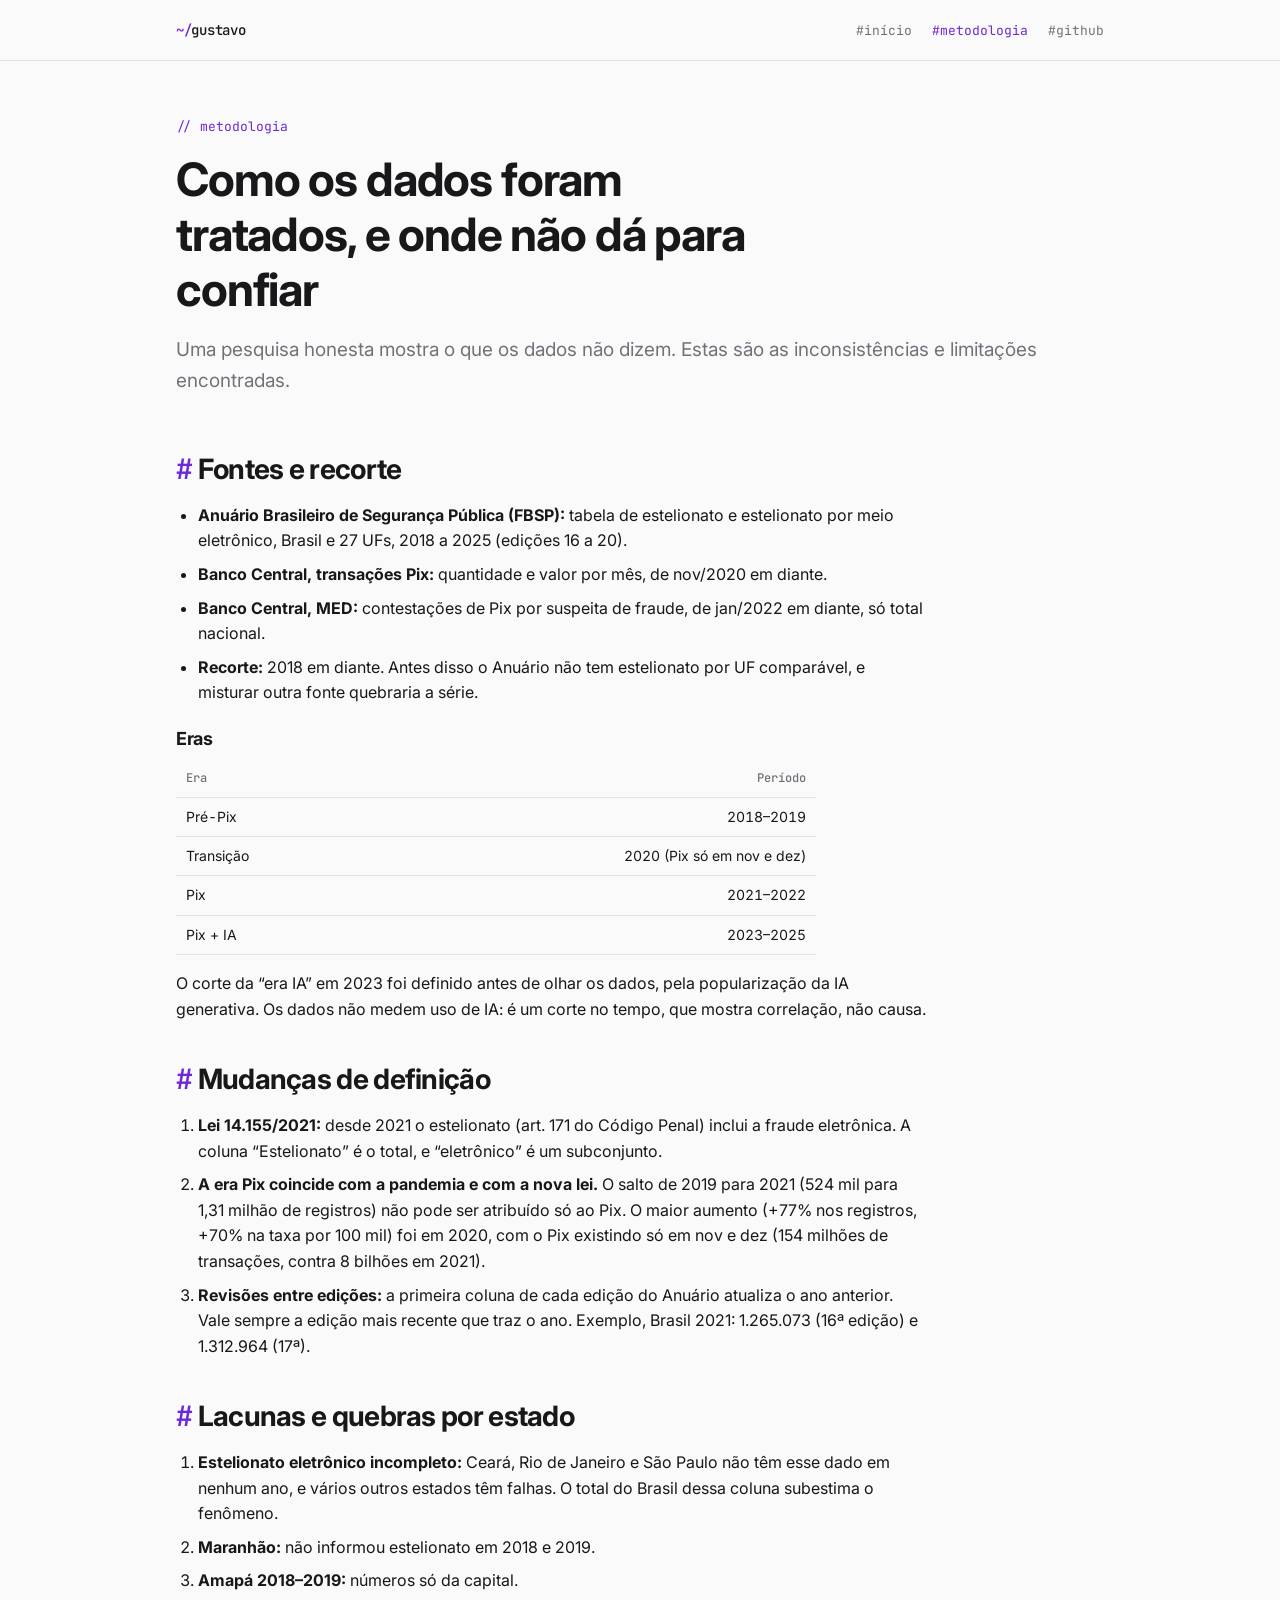
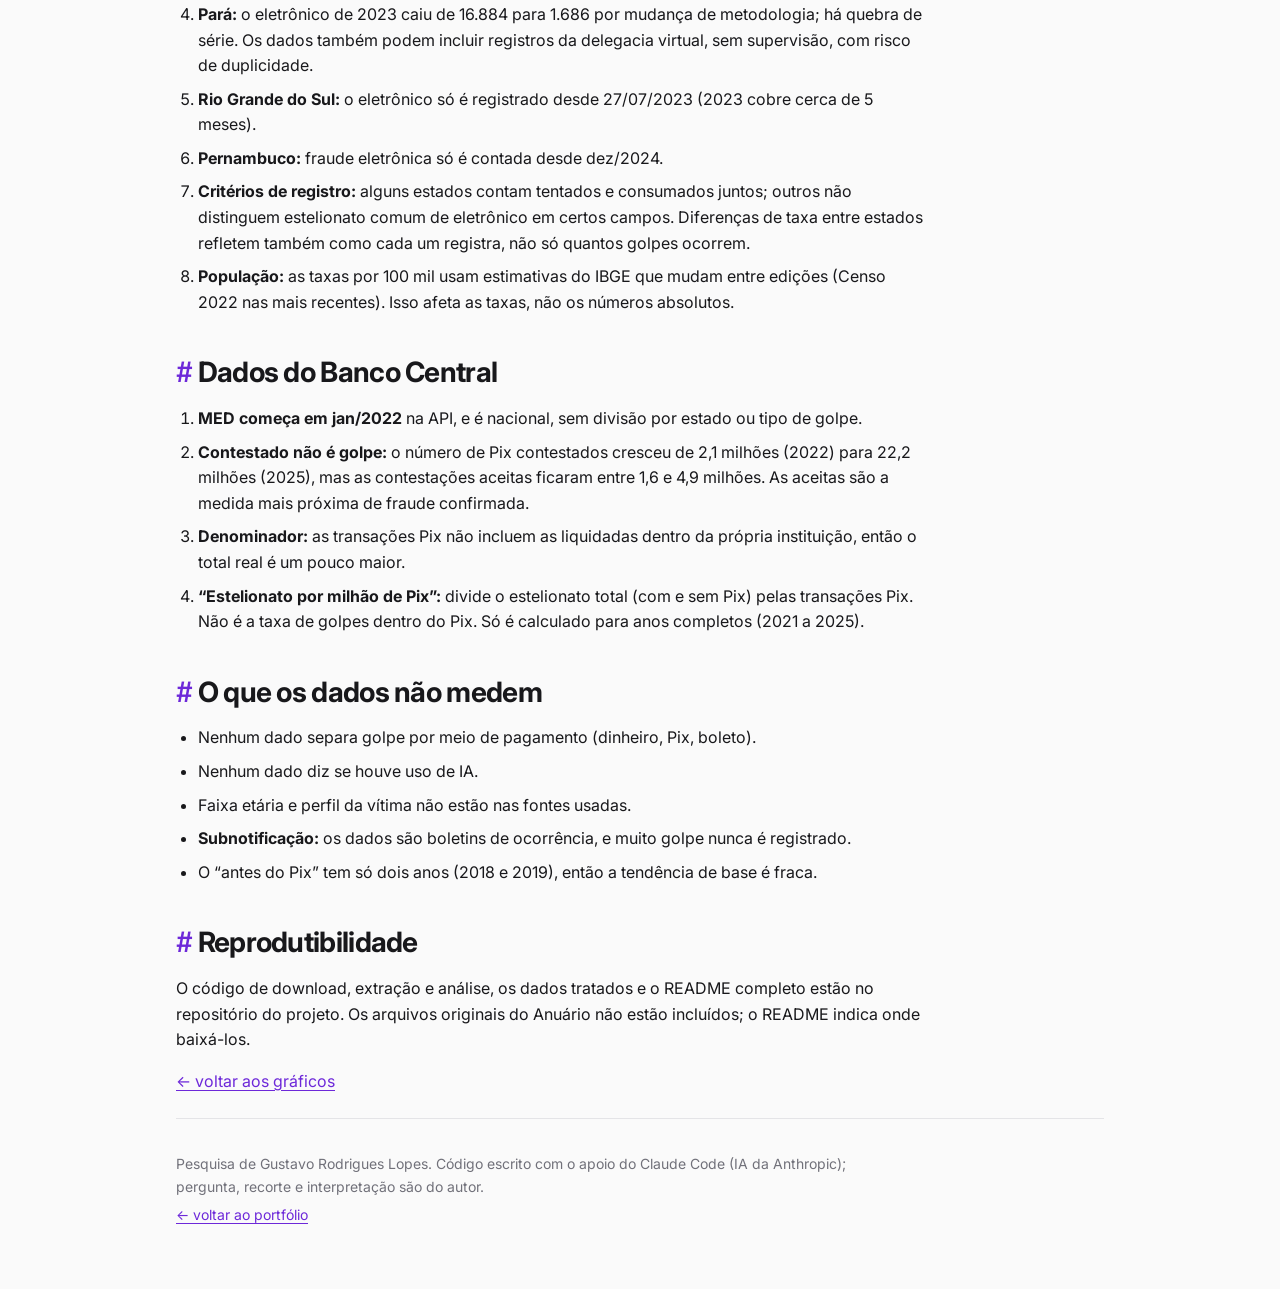
<file: site/metodologia.html>
<!doctype html>
<html lang="pt-BR">
<head>
<meta charset="utf-8">
<meta name="viewport" content="width=device-width, initial-scale=1">
<title>Metodologia e ressalvas — Golpes e Pix no Brasil</title>
<meta name="description" content="Fontes, recortes e limitações dos dados de estelionato (Anuário FBSP) e do Pix (Banco Central).">
<link rel="preconnect" href="https://fonts.googleapis.com">
<link rel="preconnect" href="https://fonts.gstatic.com" crossorigin>
<link rel="stylesheet" href="https://fonts.googleapis.com/css2?family=Inter:wght@400;500;600;700&family=JetBrains+Mono:wght@400;500&display=swap">
<link rel="stylesheet" href="estilo.css">
</head>
<body>
<a class="pular" href="#conteudo">Pular para o conteúdo</a>
<header class="barra">
  <div class="wrap">
    <a class="logo" href="https://www.desenvolvedorgustavolopes.com.br/"><span>~/</span>gustavo</a>
    <nav class="menu" aria-label="Navegação principal">
      <ul>
        <li><a href="index.html">#início</a></li>
        <li><a href="metodologia.html" aria-current="page">#metodologia</a></li>
        <li><a href="https://github.com/guh99998/analise-golpes" target="_blank" rel="noopener noreferrer">#github</a></li>
      </ul>
    </nav>
  </div>
</header>

<div class="wrap">
  <main id="conteudo" class="met">
    <div class="hero">
      <p class="eyebrow">// metodologia</p>
      <h1>Como os dados foram tratados, e onde não dá para confiar</h1>
      <p class="lead">Uma pesquisa honesta mostra o que os dados não dizem. Estas são as inconsistências e limitações encontradas.</p>
    </div>

    <h2><span class="hash">#</span> Fontes e recorte</h2>
    <ul>
      <li><b>Anuário Brasileiro de Segurança Pública (FBSP):</b> tabela de estelionato e estelionato por meio eletrônico, Brasil e 27 UFs, 2018 a 2025 (edições 16 a 20).</li>
      <li><b>Banco Central, transações Pix:</b> quantidade e valor por mês, de nov/2020 em diante.</li>
      <li><b>Banco Central, MED:</b> contestações de Pix por suspeita de fraude, de jan/2022 em diante, só total nacional.</li>
      <li><b>Recorte:</b> 2018 em diante. Antes disso o Anuário não tem estelionato por UF comparável, e misturar outra fonte quebraria a série.</li>
    </ul>
    <h3>Eras</h3>
    <table>
      <thead><tr><th>Era</th><th>Período</th></tr></thead>
      <tbody>
        <tr><td>Pré-Pix</td><td>2018–2019</td></tr>
        <tr><td>Transição</td><td>2020 (Pix só em nov e dez)</td></tr>
        <tr><td>Pix</td><td>2021–2022</td></tr>
        <tr><td>Pix + IA</td><td>2023–2025</td></tr>
      </tbody>
    </table>
    <p>O corte da “era IA” em 2023 foi definido antes de olhar os dados, pela popularização da IA generativa. Os dados não medem uso de IA: é um corte no tempo, que mostra correlação, não causa.</p>

    <h2><span class="hash">#</span> Mudanças de definição</h2>
    <ol>
      <li><b>Lei 14.155/2021:</b> desde 2021 o estelionato (art. 171 do Código Penal) inclui a fraude eletrônica. A coluna “Estelionato” é o total, e “eletrônico” é um subconjunto.</li>
      <li><b>A era Pix coincide com a pandemia e com a nova lei.</b> O salto de 2019 para 2021 (524 mil para 1,31 milhão de registros) não pode ser atribuído só ao Pix. O maior aumento (+77% nos registros, +70% na taxa por 100 mil) foi em 2020, com o Pix existindo só em nov e dez (154 milhões de transações, contra 8 bilhões em 2021).</li>
      <li><b>Revisões entre edições:</b> a primeira coluna de cada edição do Anuário atualiza o ano anterior. Vale sempre a edição mais recente que traz o ano. Exemplo, Brasil 2021: 1.265.073 (16ª edição) e 1.312.964 (17ª).</li>
    </ol>

    <h2><span class="hash">#</span> Lacunas e quebras por estado</h2>
    <ol>
      <li><b>Estelionato eletrônico incompleto:</b> Ceará, Rio de Janeiro e São Paulo não têm esse dado em nenhum ano, e vários outros estados têm falhas. O total do Brasil dessa coluna subestima o fenômeno.</li>
      <li><b>Maranhão:</b> não informou estelionato em 2018 e 2019.</li>
      <li><b>Amapá 2018–2019:</b> números só da capital.</li>
      <li><b>Pará:</b> o eletrônico de 2023 caiu de 16.884 para 1.686 por mudança de metodologia; há quebra de série. Os dados também podem incluir registros da delegacia virtual, sem supervisão, com risco de duplicidade.</li>
      <li><b>Rio Grande do Sul:</b> o eletrônico só é registrado desde 27/07/2023 (2023 cobre cerca de 5 meses).</li>
      <li><b>Pernambuco:</b> fraude eletrônica só é contada desde dez/2024.</li>
      <li><b>Critérios de registro:</b> alguns estados contam tentados e consumados juntos; outros não distinguem estelionato comum de eletrônico em certos campos. Diferenças de taxa entre estados refletem também como cada um registra, não só quantos golpes ocorrem.</li>
      <li><b>População:</b> as taxas por 100 mil usam estimativas do IBGE que mudam entre edições (Censo 2022 nas mais recentes). Isso afeta as taxas, não os números absolutos.</li>
    </ol>

    <h2><span class="hash">#</span> Dados do Banco Central</h2>
    <ol>
      <li><b>MED começa em jan/2022</b> na API, e é nacional, sem divisão por estado ou tipo de golpe.</li>
      <li><b>Contestado não é golpe:</b> o número de Pix contestados cresceu de 2,1 milhões (2022) para 22,2 milhões (2025), mas as contestações aceitas ficaram entre 1,6 e 4,9 milhões. As aceitas são a medida mais próxima de fraude confirmada.</li>
      <li><b>Denominador:</b> as transações Pix não incluem as liquidadas dentro da própria instituição, então o total real é um pouco maior.</li>
      <li><b>“Estelionato por milhão de Pix”:</b> divide o estelionato total (com e sem Pix) pelas transações Pix. Não é a taxa de golpes dentro do Pix. Só é calculado para anos completos (2021 a 2025).</li>
    </ol>

    <h2><span class="hash">#</span> O que os dados não medem</h2>
    <ul>
      <li>Nenhum dado separa golpe por meio de pagamento (dinheiro, Pix, boleto).</li>
      <li>Nenhum dado diz se houve uso de IA.</li>
      <li>Faixa etária e perfil da vítima não estão nas fontes usadas.</li>
      <li><b>Subnotificação:</b> os dados são boletins de ocorrência, e muito golpe nunca é registrado.</li>
      <li>O “antes do Pix” tem só dois anos (2018 e 2019), então a tendência de base é fraca.</li>
    </ul>

    <h2><span class="hash">#</span> Reprodutibilidade</h2>
    <p>O código de download, extração e análise, os dados tratados e o README completo estão no repositório do projeto. Os arquivos originais do Anuário não estão incluídos; o README indica onde baixá-los.</p>
    <p><a href="index.html">← voltar aos gráficos</a></p>
  </main>

  <footer>
    <p>Pesquisa de Gustavo Rodrigues Lopes. Código escrito com o apoio do Claude Code (IA da Anthropic); pergunta, recorte e interpretação são do autor.</p>
    <p><a href="https://www.desenvolvedorgustavolopes.com.br/">← voltar ao portfólio</a></p>
  </footer>
</div>
</body>
</html>
</file>
<file: site/estilo.css>
/* Paleta e tipografia alinhadas ao portfólio (zinc + roxo, Inter + JetBrains Mono). Tema sempre claro. */
:root {
  color-scheme: light;
  --bg: #fafafa;
  --fg: #18181b;
  --surface: #ffffff;
  --line: #e4e4e7;
  --muted: #71717a;
  --accent: #6d28d9;
  --accent-soft: #f5f3ff;
  --alt: #b45309;
  --band-pre: rgba(113, 113, 122, 0.10);
  --band-trans: rgba(180, 83, 9, 0.13);
  --band-pix: rgba(109, 40, 217, 0.08);
  --band-ia: rgba(109, 40, 217, 0.17);
  --radius: 6px;
  --mono: "JetBrains Mono", ui-monospace, SFMono-Regular, Menlo, Consolas, monospace;
}
* { box-sizing: border-box; }
html { scroll-behavior: smooth; scroll-padding-top: 80px; }
body { margin: 0; background: var(--bg); color: var(--fg); font-family: "Inter", system-ui, -apple-system, "Segoe UI", sans-serif; font-size: 16px; line-height: 1.6; -webkit-font-smoothing: antialiased; }
h1, h2, h3 { margin: 0; line-height: 1.2; letter-spacing: -0.025em; font-weight: 700; }
a { color: var(--accent); text-underline-offset: 3px; }
a:hover { text-decoration-thickness: 2px; }
a:focus-visible, button:focus-visible, select:focus-visible, input:focus-visible, summary:focus-visible { outline: 2px solid var(--accent); outline-offset: 2px; }
.pular { position: absolute; left: -999px; top: 8px; background: var(--accent); color: #fff; padding: 8px 14px; font-family: var(--mono); font-size: 14px; z-index: 100; }
.pular:focus { left: 8px; }
.wrap { max-width: 960px; margin: 0 auto; padding: 0 16px; }

/* cabeçalho no estilo do portfólio */
header.barra { position: sticky; top: 0; z-index: 50; border-bottom: 1px solid var(--line); background: color-mix(in srgb, var(--bg) 85%, transparent); backdrop-filter: blur(8px); }
header.barra .wrap { display: flex; align-items: center; justify-content: space-between; gap: 16px; height: 60px; }
.logo { font-family: var(--mono); font-size: 14px; font-weight: 500; letter-spacing: -0.02em; color: var(--fg); text-decoration: none; }
.logo span { color: var(--accent); }
nav.menu ul { display: flex; gap: 6px 20px; list-style: none; margin: 0; padding: 0; flex-wrap: wrap; justify-content: flex-end; }
nav.menu a { font-family: var(--mono); font-size: 13px; color: var(--muted); text-decoration: none; }
nav.menu a:hover { color: var(--accent); }
nav.menu a[aria-current="page"] { color: var(--accent); }

.hero { padding: 56px 0 16px; }
.eyebrow { font-family: var(--mono); font-size: 13px; color: var(--accent); margin: 0 0 14px; }
h1 { font-size: clamp(30px, 5.5vw, 46px); max-width: 20ch; }
.lead { font-size: clamp(17px, 2.2vw, 19px); color: var(--muted); max-width: 62ch; margin: 18px 0 0; }
section { padding: 32px 0; }
h2 { font-size: clamp(22px, 3.6vw, 28px); margin-bottom: 8px; }
h2 .hash, .eyebrow .hash { color: var(--accent); font-family: var(--mono); }
.sub { color: var(--muted); margin: 0 0 20px; max-width: 70ch; }
.card { background: var(--surface); border: 1px solid var(--line); border-radius: var(--radius); padding: 20px; }
.controles { display: flex; flex-wrap: wrap; gap: 14px 24px; align-items: flex-end; margin-bottom: 16px; }
.campo { display: flex; flex-direction: column; gap: 5px; font-family: var(--mono); font-size: 12px; color: var(--muted); }
select { font: inherit; font-size: 15px; color: var(--fg); background: var(--bg); border: 1px solid var(--line); border-radius: var(--radius); padding: 9px 12px; min-width: 200px; }
.seg { display: inline-flex; border: 1px solid var(--line); border-radius: var(--radius); overflow: hidden; }
.seg button { font-family: var(--mono); font-size: 13px; background: var(--bg); color: var(--fg); border: 0; padding: 10px 14px; cursor: pointer; border-right: 1px solid var(--line); }
.seg button:last-child { border-right: 0; }
.seg button:hover:not(:disabled):not([aria-pressed="true"]) { background: var(--accent-soft); }
.seg button[aria-pressed="true"] { background: var(--accent); color: #fff; font-weight: 500; }
.seg button:disabled { opacity: .4; cursor: not-allowed; }
.check { display: inline-flex; align-items: center; gap: 8px; font-size: 14px; min-height: 40px; }
.check input { width: 18px; height: 18px; accent-color: var(--accent); }
.check input:disabled + span { opacity: .5; }
.erasleg { display: flex; flex-wrap: wrap; gap: 6px 16px; margin-bottom: 10px; font-family: var(--mono); font-size: 12px; color: var(--muted); }
.era { display: inline-flex; align-items: center; gap: 6px; }
.era i { width: 14px; height: 14px; border-radius: 3px; display: inline-block; border: 1px solid var(--line); }
.grafico { position: relative; height: 380px; }
.grafico.pequeno { height: 300px; }
.kpis { display: grid; grid-template-columns: repeat(auto-fit, minmax(190px, 1fr)); gap: 10px; margin-top: 16px; }
.kpi { background: var(--bg); border: 1px solid var(--line); border-radius: var(--radius); padding: 12px 14px; }
.kpi b { display: block; font-size: 26px; line-height: 1.15; letter-spacing: -0.03em; color: var(--accent); }
.kpi span { font-size: 13px; color: var(--muted); }
.aviso { margin: 14px 0 0; font-size: 14px; color: var(--muted); border-left: 3px solid var(--alt); padding: 2px 0 2px 12px; }
.aviso:empty { display: none; }
.duas { display: grid; grid-template-columns: minmax(0, 1fr) minmax(0, 1fr); gap: 16px; }
.duas > .card, .card { min-width: 0; }
.grafico canvas { max-width: 100%; }
.duas h3 { font-size: 17px; margin-bottom: 10px; }
.nota { margin: 10px 0 0; font-size: 13px; color: var(--muted); }
details { margin-top: 16px; }
summary { cursor: pointer; font-family: var(--mono); font-size: 13px; padding: 8px 0; color: var(--accent); }
table { width: 100%; border-collapse: collapse; font-size: 14px; font-variant-numeric: tabular-nums; }
th, td { padding: 8px 10px; border-bottom: 1px solid var(--line); text-align: right; }
th:first-child, td:first-child { text-align: left; }
th { font-family: var(--mono); font-size: 12px; font-weight: 500; color: var(--muted); }
.baixar { display: flex; flex-wrap: wrap; gap: 8px 20px; font-family: var(--mono); font-size: 13px; margin-top: 14px; }
.caixa ul { margin: 0; padding-left: 20px; }
.caixa li { margin: 8px 0; }
footer { padding: 28px 0 56px; margin-top: 24px; border-top: 1px solid var(--line); font-size: 14px; color: var(--muted); }
footer p { max-width: 75ch; margin: 6px 0; }
.met h2 { margin-top: 40px; }
.met h3 { font-size: 18px; margin: 22px 0 6px; }
.met ol, .met ul { padding-left: 22px; max-width: 75ch; }
.met li { margin: 8px 0; }
.met p { max-width: 75ch; }
.met table { margin: 12px 0; max-width: 640px; }
@media (max-width: 720px) {
  .duas { grid-template-columns: minmax(0, 1fr); }
  header.barra .wrap { height: auto; min-height: 56px; padding-top: 8px; padding-bottom: 8px; }
  nav.menu a { font-size: 12px; }
  .grafico { height: 320px; }
  select { min-width: 0; width: 100%; }
  .campo { flex: 1 1 100%; }
  nav.menu ul { gap: 4px 14px; }
}
</file>
